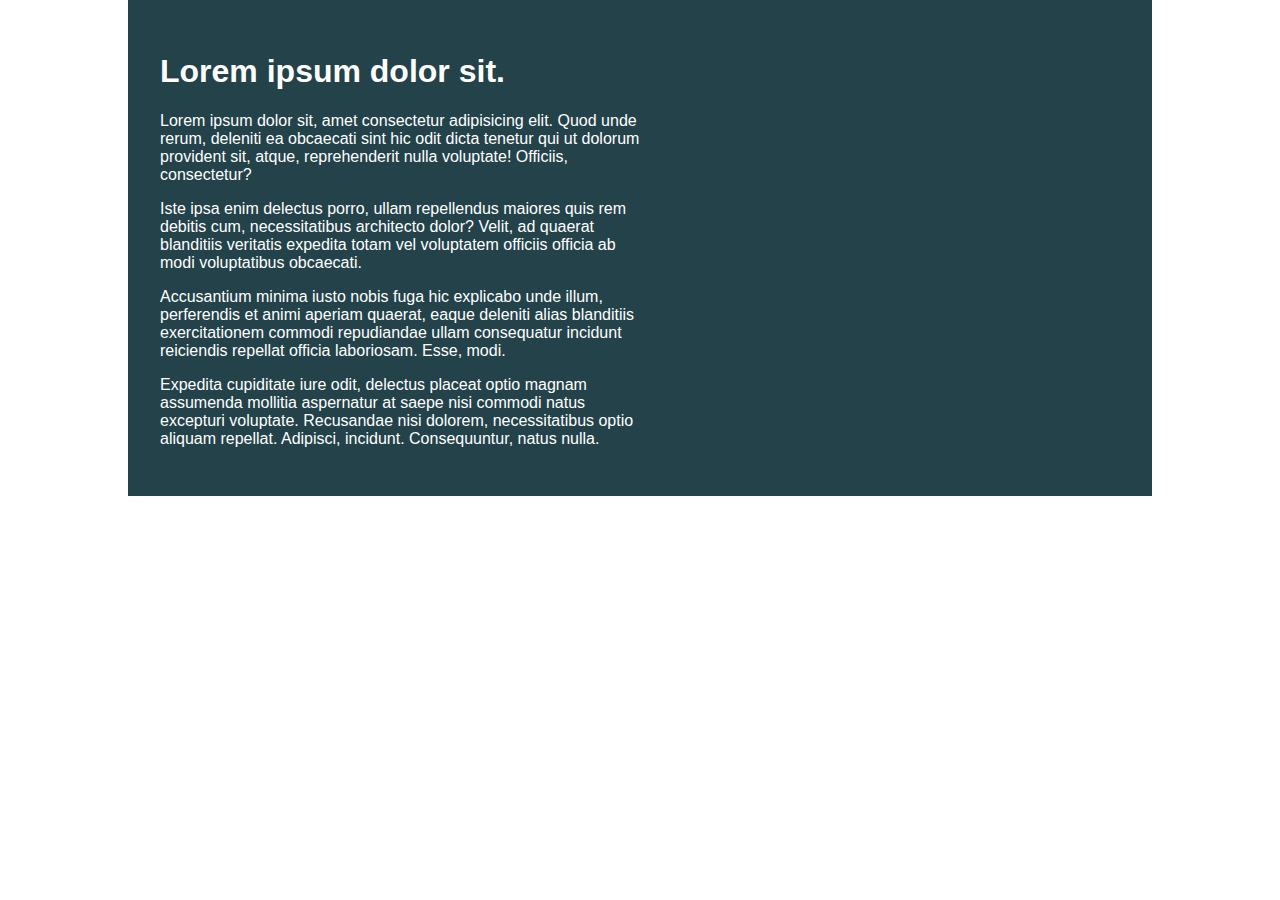
<file: challenge01-solution/index.html>
<!DOCTYPE html>
<html lang="en">
  <head>
    <meta charset="UTF-8" />
    <meta name="viewport" content="width=device-width, initial-scale=1.0" />
    <title>Day 01</title>

    <link rel="stylesheet" href="style.css" />
  </head>

  <body>
    <div class="container">
      <div class="intro-content">
        <h1>Lorem ipsum dolor sit.</h1>
        <p>
          Lorem ipsum dolor sit, amet consectetur adipisicing elit. Quod unde
          rerum, deleniti ea obcaecati sint hic odit dicta tenetur qui ut
          dolorum provident sit, atque, reprehenderit nulla voluptate! Officiis,
          consectetur?
        </p>
        <p>
          Iste ipsa enim delectus porro, ullam repellendus maiores quis rem
          debitis cum, necessitatibus architecto dolor? Velit, ad quaerat
          blanditiis veritatis expedita totam vel voluptatem officiis officia ab
          modi voluptatibus obcaecati.
        </p>
        <p>
          Accusantium minima iusto nobis fuga hic explicabo unde illum,
          perferendis et animi aperiam quaerat, eaque deleniti alias blanditiis
          exercitationem commodi repudiandae ullam consequatur incidunt
          reiciendis repellat officia laboriosam. Esse, modi.
        </p>
        <p>
          Expedita cupiditate iure odit, delectus placeat optio magnam assumenda
          mollitia aspernatur at saepe nisi commodi natus excepturi voluptate.
          Recusandae nisi dolorem, necessitatibus optio aliquam repellat.
          Adipisci, incidunt. Consequuntur, natus nulla.
        </p>
      </div>
    </div>
  </body>
</html>
</file>
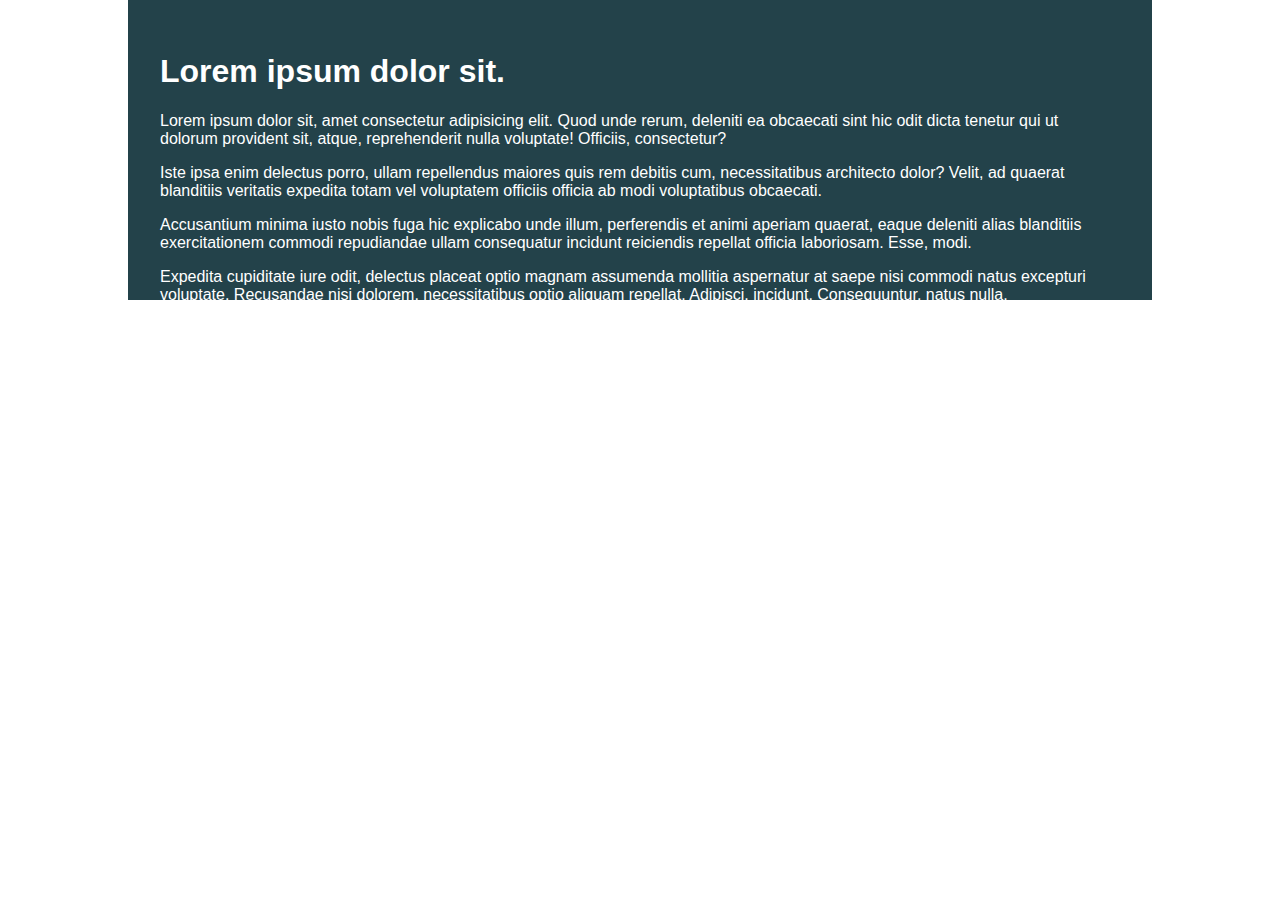
<file: challenge01/index.html>
<!DOCTYPE html>
<html lang="en">

<head>
    <meta charset="UTF-8">
    <meta name="viewport" content="width=device-width, initial-scale=1.0">
    <title>Day 01</title>

    <link rel="stylesheet" href="style.css">
</head>

<body>
    <div class="container">
        <div class="intro-content">
            <h1>Lorem ipsum dolor sit.</h1>
            <p>Lorem ipsum dolor sit, amet consectetur adipisicing elit. Quod unde rerum, deleniti ea obcaecati sint hic
                odit dicta tenetur qui ut dolorum provident sit, atque, reprehenderit nulla voluptate! Officiis,
                consectetur?</p>
            <p>Iste ipsa enim delectus porro, ullam repellendus maiores quis rem debitis cum, necessitatibus architecto
                dolor? Velit, ad quaerat blanditiis veritatis expedita totam vel voluptatem officiis officia ab modi
                voluptatibus obcaecati.</p>
            <p>Accusantium minima iusto nobis fuga hic explicabo unde illum, perferendis et animi aperiam quaerat, eaque
                deleniti alias blanditiis exercitationem commodi repudiandae ullam consequatur incidunt reiciendis
                repellat officia laboriosam. Esse, modi.</p>
            <p>Expedita cupiditate iure odit, delectus placeat optio magnam assumenda mollitia aspernatur at saepe nisi
                commodi natus excepturi voluptate. Recusandae nisi dolorem, necessitatibus optio aliquam repellat.
                Adipisci, incidunt. Consequuntur, natus nulla.</p>
        </div>
    </div>
</body>

</html>
</file>
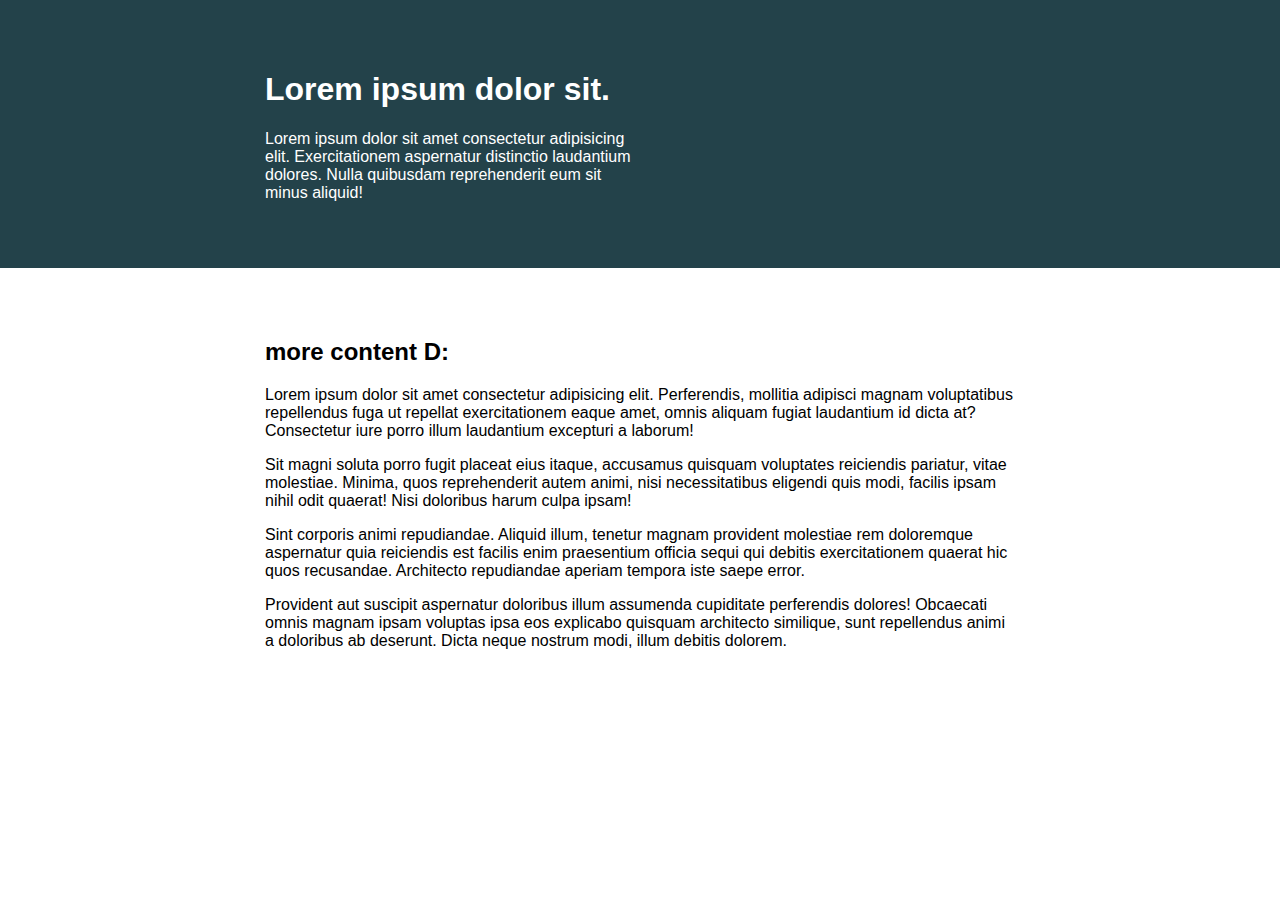
<file: challenge02-solution/index.html>
<!DOCTYPE html>
<html lang="en">
  <head>
    <meta charset="UTF-8" />
    <meta name="viewport" content="width=device-width, initial-scale=1.0" />
    <title>Day 01</title>

    <link rel="stylesheet" href="style.css" />
  </head>
  <body>
    <header>
      <div class="container">
        <div class="intro-content">
          <h1>Lorem ipsum dolor sit.</h1>
          <p>
            Lorem ipsum dolor sit amet consectetur adipisicing elit.
            Exercitationem aspernatur distinctio laudantium dolores. Nulla
            quibusdam reprehenderit eum sit minus aliquid!
          </p>
        </div>
      </div>
    </header>

    <main>
      <div class="container">
        <h2>more content D:</h2>
        <p>
          Lorem ipsum dolor sit amet consectetur adipisicing elit. Perferendis,
          mollitia adipisci magnam voluptatibus repellendus fuga ut repellat
          exercitationem eaque amet, omnis aliquam fugiat laudantium id dicta
          at? Consectetur iure porro illum laudantium excepturi a laborum!
        </p>
        <p>
          Sit magni soluta porro fugit placeat eius itaque, accusamus quisquam
          voluptates reiciendis pariatur, vitae molestiae. Minima, quos
          reprehenderit autem animi, nisi necessitatibus eligendi quis modi,
          facilis ipsam nihil odit quaerat! Nisi doloribus harum culpa ipsam!
        </p>
        <p>
          Sint corporis animi repudiandae. Aliquid illum, tenetur magnam
          provident molestiae rem doloremque aspernatur quia reiciendis est
          facilis enim praesentium officia sequi qui debitis exercitationem
          quaerat hic quos recusandae. Architecto repudiandae aperiam tempora
          iste saepe error.
        </p>
        <p>
          Provident aut suscipit aspernatur doloribus illum assumenda cupiditate
          perferendis dolores! Obcaecati omnis magnam ipsam voluptas ipsa eos
          explicabo quisquam architecto similique, sunt repellendus animi a
          doloribus ab deserunt. Dicta neque nostrum modi, illum debitis
          dolorem.
        </p>
      </div>
    </main>
  </body>
</html>
</file>
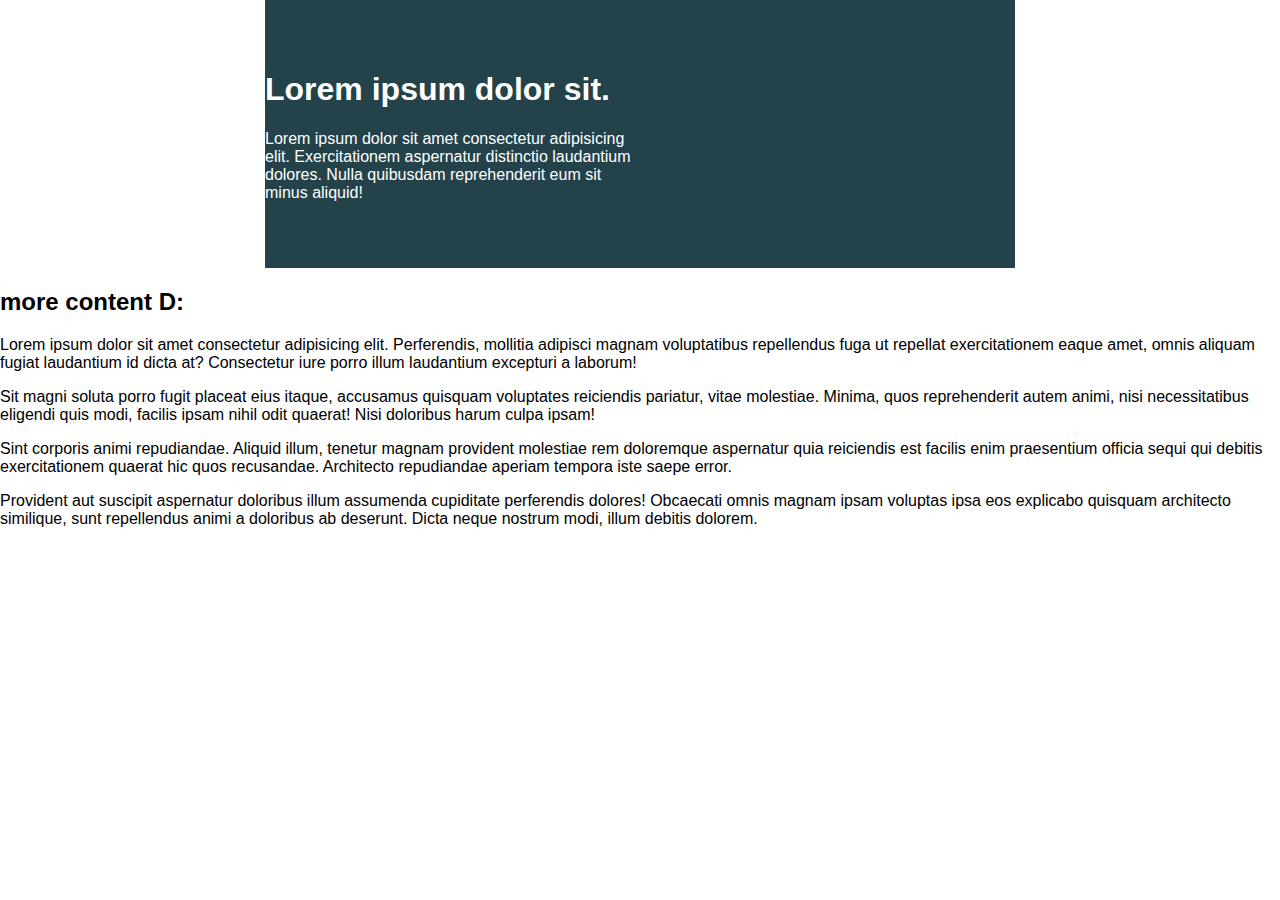
<file: challenge02/index.html>
<!DOCTYPE html>
<html lang="en">
<head> 
    <meta charset="UTF-8">
    <meta name="viewport" content="width=device-width, initial-scale=1.0">
    <title>Day 01</title>
 
    <link rel="stylesheet" href="style.css">
</head>
<body>

    <div class="container">
        <div class="intro-content">
            <h1>Lorem ipsum dolor sit.</h1>
            <p>Lorem ipsum dolor sit amet consectetur adipisicing elit. Exercitationem aspernatur distinctio laudantium dolores. Nulla quibusdam reprehenderit eum sit minus aliquid!</p>
        </div>
    </div>


    <h2>more content D:</h2>
    <p>Lorem ipsum dolor sit amet consectetur adipisicing elit. Perferendis, mollitia adipisci magnam voluptatibus repellendus fuga ut repellat exercitationem eaque amet, omnis aliquam fugiat laudantium id dicta at? Consectetur iure porro illum laudantium excepturi a laborum!</p>
    <p>Sit magni soluta porro fugit placeat eius itaque, accusamus quisquam voluptates reiciendis pariatur, vitae molestiae. Minima, quos reprehenderit autem animi, nisi necessitatibus eligendi quis modi, facilis ipsam nihil odit quaerat! Nisi doloribus harum culpa ipsam!</p>
    <p>Sint corporis animi repudiandae. Aliquid illum, tenetur magnam provident molestiae rem doloremque aspernatur quia reiciendis est facilis enim praesentium officia sequi qui debitis exercitationem quaerat hic quos recusandae. Architecto repudiandae aperiam tempora iste saepe error.</p>
    <p>Provident aut suscipit aspernatur doloribus illum assumenda cupiditate perferendis dolores! Obcaecati omnis magnam ipsam voluptas ipsa eos explicabo quisquam architecto similique, sunt repellendus animi a doloribus ab deserunt. Dicta neque nostrum modi, illum debitis dolorem.</p>


</body>
</html>
</file>
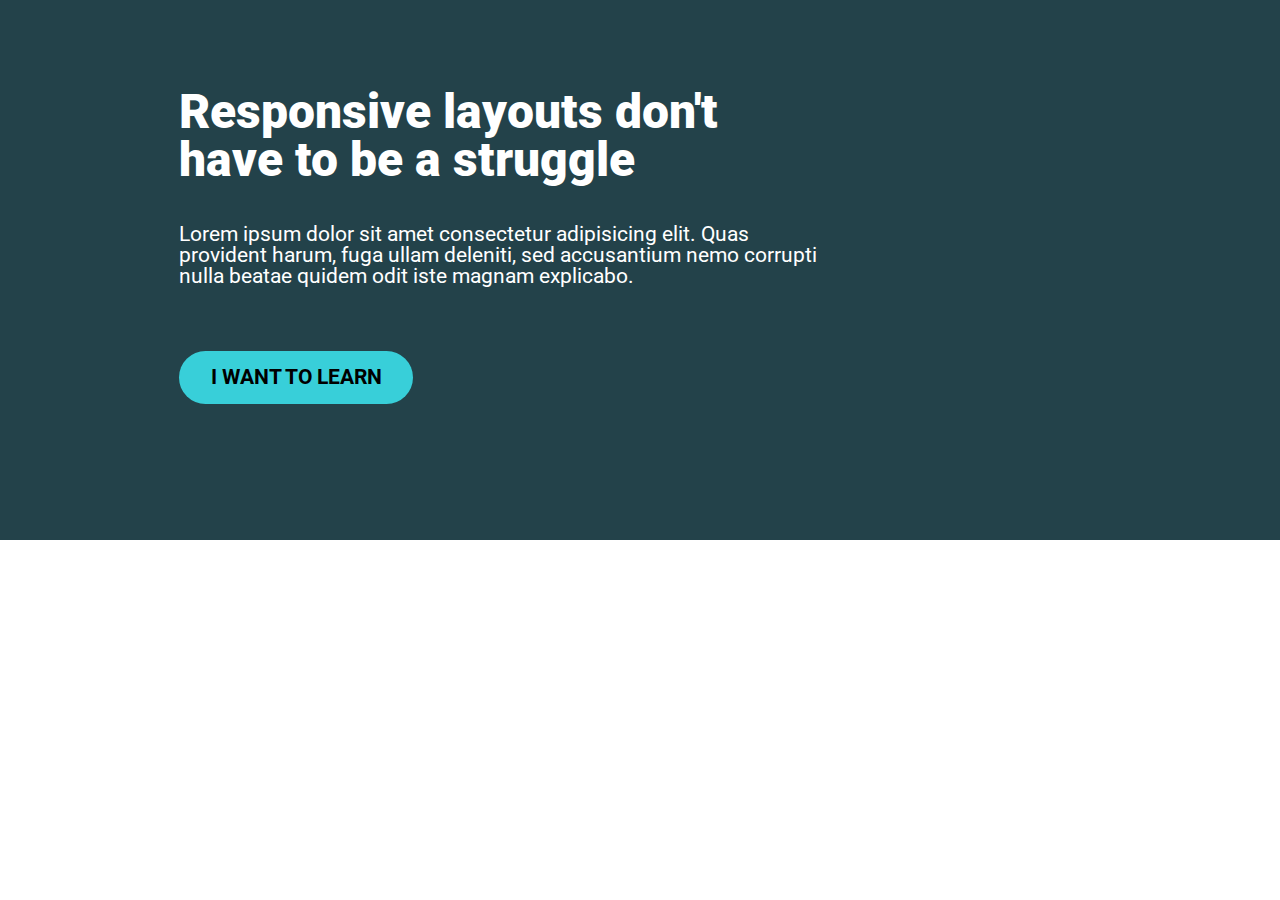
<file: challenge03-solution/index.html>
<!DOCTYPE html>
<html lang="en">
  <head>
    <meta charset="UTF-8" />
    <meta http-equiv="X-UA-Compatible" content="IE=edge" />
    <meta name="viewport" content="width=device-width, initial-scale=1.0" />
    <link rel="preconnect" href="https://fonts.googleapis.com" />
    <link rel="preconnect" href="https://fonts.gstatic.com" crossorigin />
    <link
      href="https://fonts.googleapis.com/css2?family=Roboto:wght@400;700;900&display=swap"
      rel="stylesheet"
    />
    <link rel="stylesheet" href="style.css" />
    <title>Document</title>
  </head>
  <body>
    <main>
      <div class="hero">
        <div class="container">
          <div class="hero-text">
            <h1 class="hero-heading">
              Responsive layouts don't have to be a struggle
            </h1>
            <p>
              Lorem ipsum dolor sit amet consectetur adipisicing elit. Quas
              provident harum, fuga ullam deleniti, sed accusantium nemo
              corrupti nulla beatae quidem odit iste magnam explicabo.
            </p>
            <a href="#" class="cta-btn">I Want To Learn</a>
          </div>
        </div>
      </div>
    </main>
  </body>
</html>
</file>
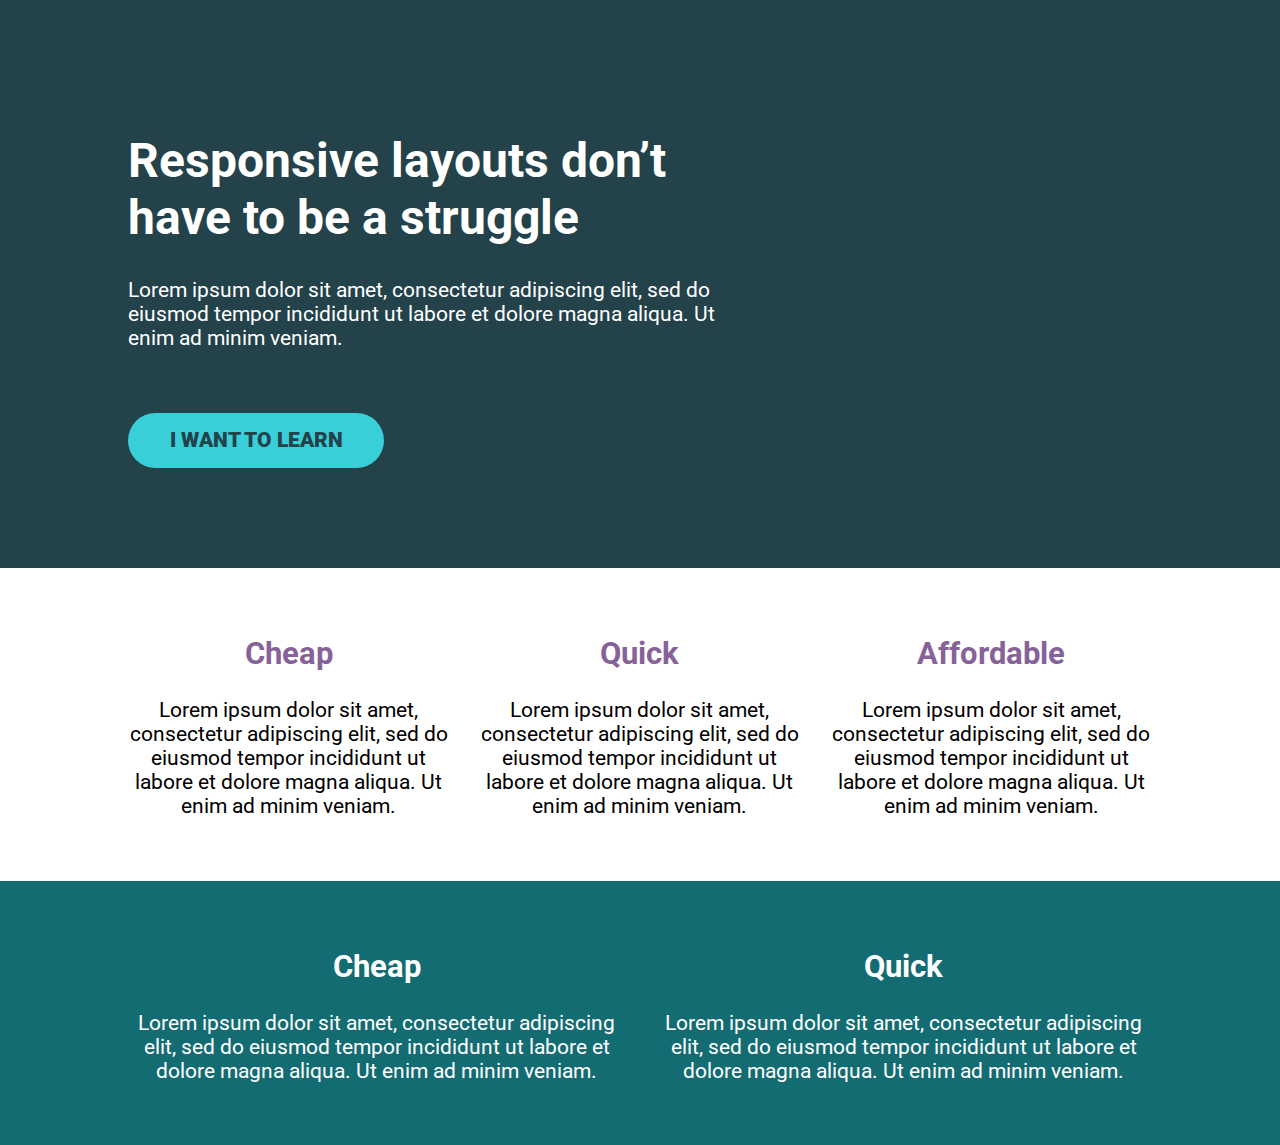
<file: challenge04-solution/index.html>
<!DOCTYPE html>
<html lang="en">
  <head>
    <meta charset="UTF-8" />
    <meta name="viewport" content="width=device-width, initial-scale=1.0" />
    <title>Challenge time!</title>
    <link
      href="https://fonts.googleapis.com/css2?family=Roboto:wght@400;900&display=swap"
      rel="stylesheet"
    />
    <link rel="stylesheet" href="style.css" />
  </head>
  <body>
    <div class="hero">
      <div class="container">
        <div class="hero__text">
          <h1>Responsive layouts don’t have to be a struggle</h1>
          <p>
            Lorem ipsum dolor sit amet, consectetur adipiscing elit, sed do
            eiusmod tempor incididunt ut labore et dolore magna aliqua. Ut enim
            ad minim veniam.
          </p>
          <a href="#" class="btn">I want to learn</a>
        </div>
      </div>
    </div>

    <section class="section-one">
      <div class="container">
        <div class="row">
          <div class="col">
            <h2>Cheap</h2>
            <p>
              Lorem ipsum dolor sit amet, consectetur adipiscing elit, sed do
              eiusmod tempor incididunt ut labore et dolore magna aliqua. Ut
              enim ad minim veniam.
            </p>
          </div>
          <div class="col">
            <h2>Quick</h2>
            <p>
              Lorem ipsum dolor sit amet, consectetur adipiscing elit, sed do
              eiusmod tempor incididunt ut labore et dolore magna aliqua. Ut
              enim ad minim veniam.
            </p>
          </div>
          <div class="col">
            <h2>Affordable</h2>
            <p>
              Lorem ipsum dolor sit amet, consectetur adipiscing elit, sed do
              eiusmod tempor incididunt ut labore et dolore magna aliqua. Ut
              enim ad minim veniam.
            </p>
          </div>
        </div>
      </div>
    </section>

    <section class="section-two">
      <div class="container">
        <div class="row">
          <div class="col">
            <h2>Cheap</h2>
            <p>
              Lorem ipsum dolor sit amet, consectetur adipiscing elit, sed do
              eiusmod tempor incididunt ut labore et dolore magna aliqua. Ut
              enim ad minim veniam.
            </p>
          </div>
          <div class="col">
            <h2>Quick</h2>
            <p>
              Lorem ipsum dolor sit amet, consectetur adipiscing elit, sed do
              eiusmod tempor incididunt ut labore et dolore magna aliqua. Ut
              enim ad minim veniam.
            </p>
          </div>
        </div>
      </div>
    </section>
  </body>
</html>
</file>
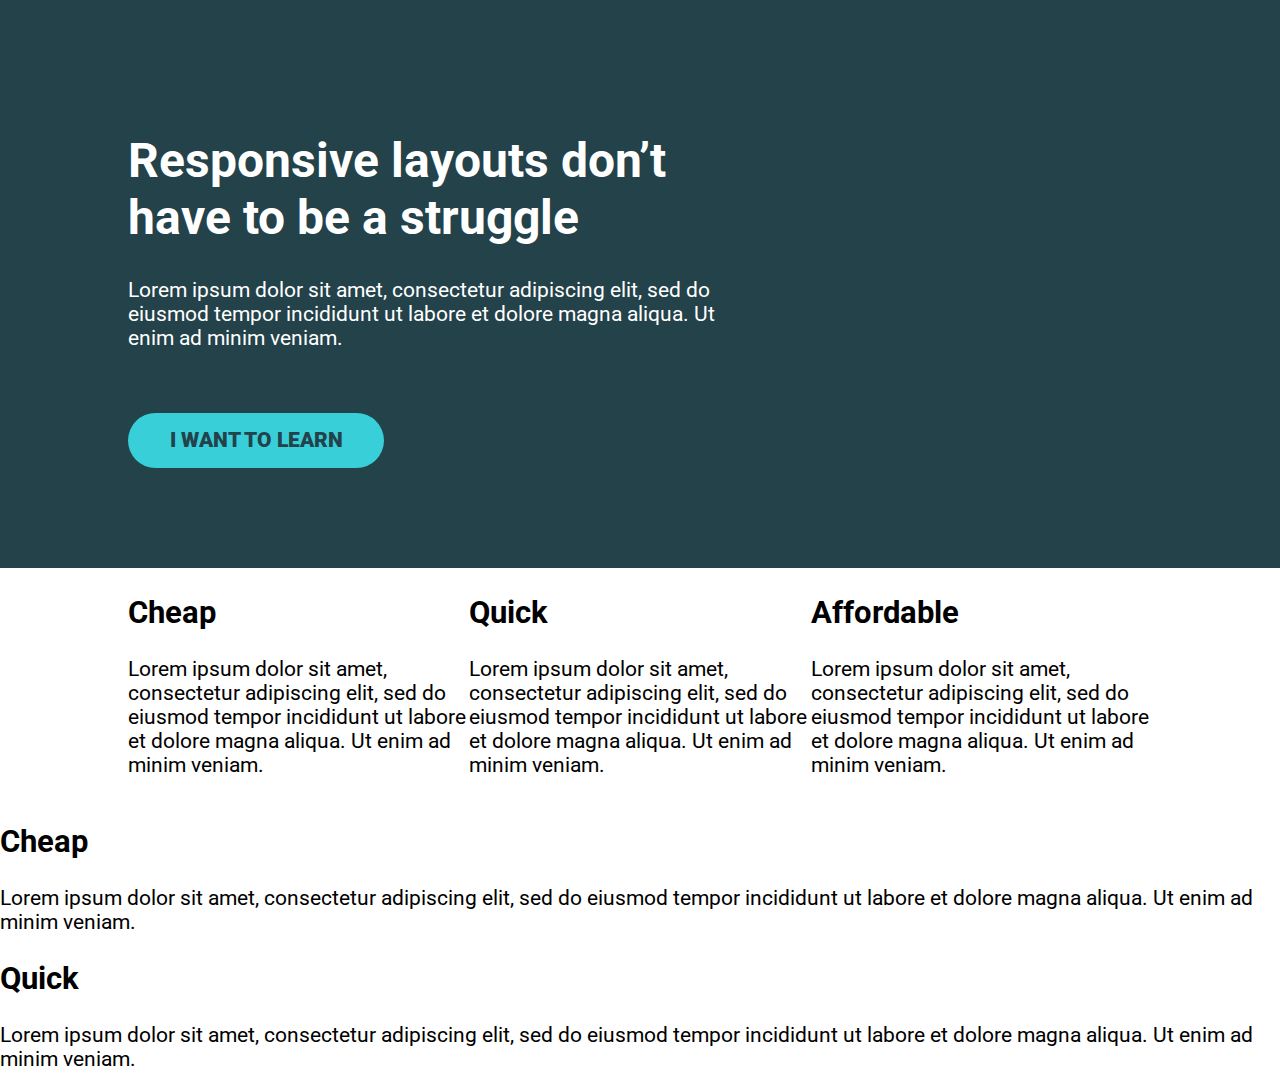
<file: challenge04/index.html>
<!DOCTYPE html>
<html lang="en">
<head>
    <meta charset="UTF-8">
    <meta name="viewport" content="width=device-width, initial-scale=1.0">
    <title>Challenge time!</title>
    <link href="https://fonts.googleapis.com/css2?family=Roboto:wght@400;900&display=swap" rel="stylesheet"> 
    <link rel="stylesheet" href="style.css">
</head>
<body>
    <div class="hero">
        <div class="container">
            <div class="hero__text">
                <h1>Responsive layouts don’t have to be a struggle</h1>
                <p>Lorem ipsum dolor sit amet, consectetur adipiscing elit, sed do eiusmod tempor incididunt ut labore et dolore magna aliqua. Ut enim ad minim veniam.</p>
                <a href="#" class="btn">I want to learn</a>
            </div>
        </div>
    </div>
    <div class="container">
        <div class="row">
            <div class="col">
                <h2>Cheap</h2>
                <p>Lorem ipsum dolor sit amet, consectetur adipiscing elit, sed do eiusmod tempor incididunt ut labore et dolore magna aliqua. Ut enim ad minim veniam.</p>
            </div>
            <div class="col">
                <h2>Quick</h2>
                <p>Lorem ipsum dolor sit amet, consectetur adipiscing elit, sed do eiusmod tempor incididunt ut labore et dolore magna aliqua. Ut enim ad minim veniam.</p>
            </div>
            <div class="col">
                <h2>Affordable</h2>
                <p>Lorem ipsum dolor sit amet, consectetur adipiscing elit, sed do eiusmod tempor incididunt ut labore et dolore magna aliqua. Ut enim ad minim veniam.</p>
            </div>
        </div>
    </div>


    <div class="col">
        <h2>Cheap</h2>
        <p>Lorem ipsum dolor sit amet, consectetur adipiscing elit, sed do eiusmod tempor incididunt ut labore et dolore magna aliqua. Ut enim ad minim veniam.</p>
    </div>
    <div class="col">
        <h2>Quick</h2>
        <p>Lorem ipsum dolor sit amet, consectetur adipiscing elit, sed do eiusmod tempor incididunt ut labore et dolore magna aliqua. Ut enim ad minim veniam.</p>
    </div>


</body>
</html>
</file>
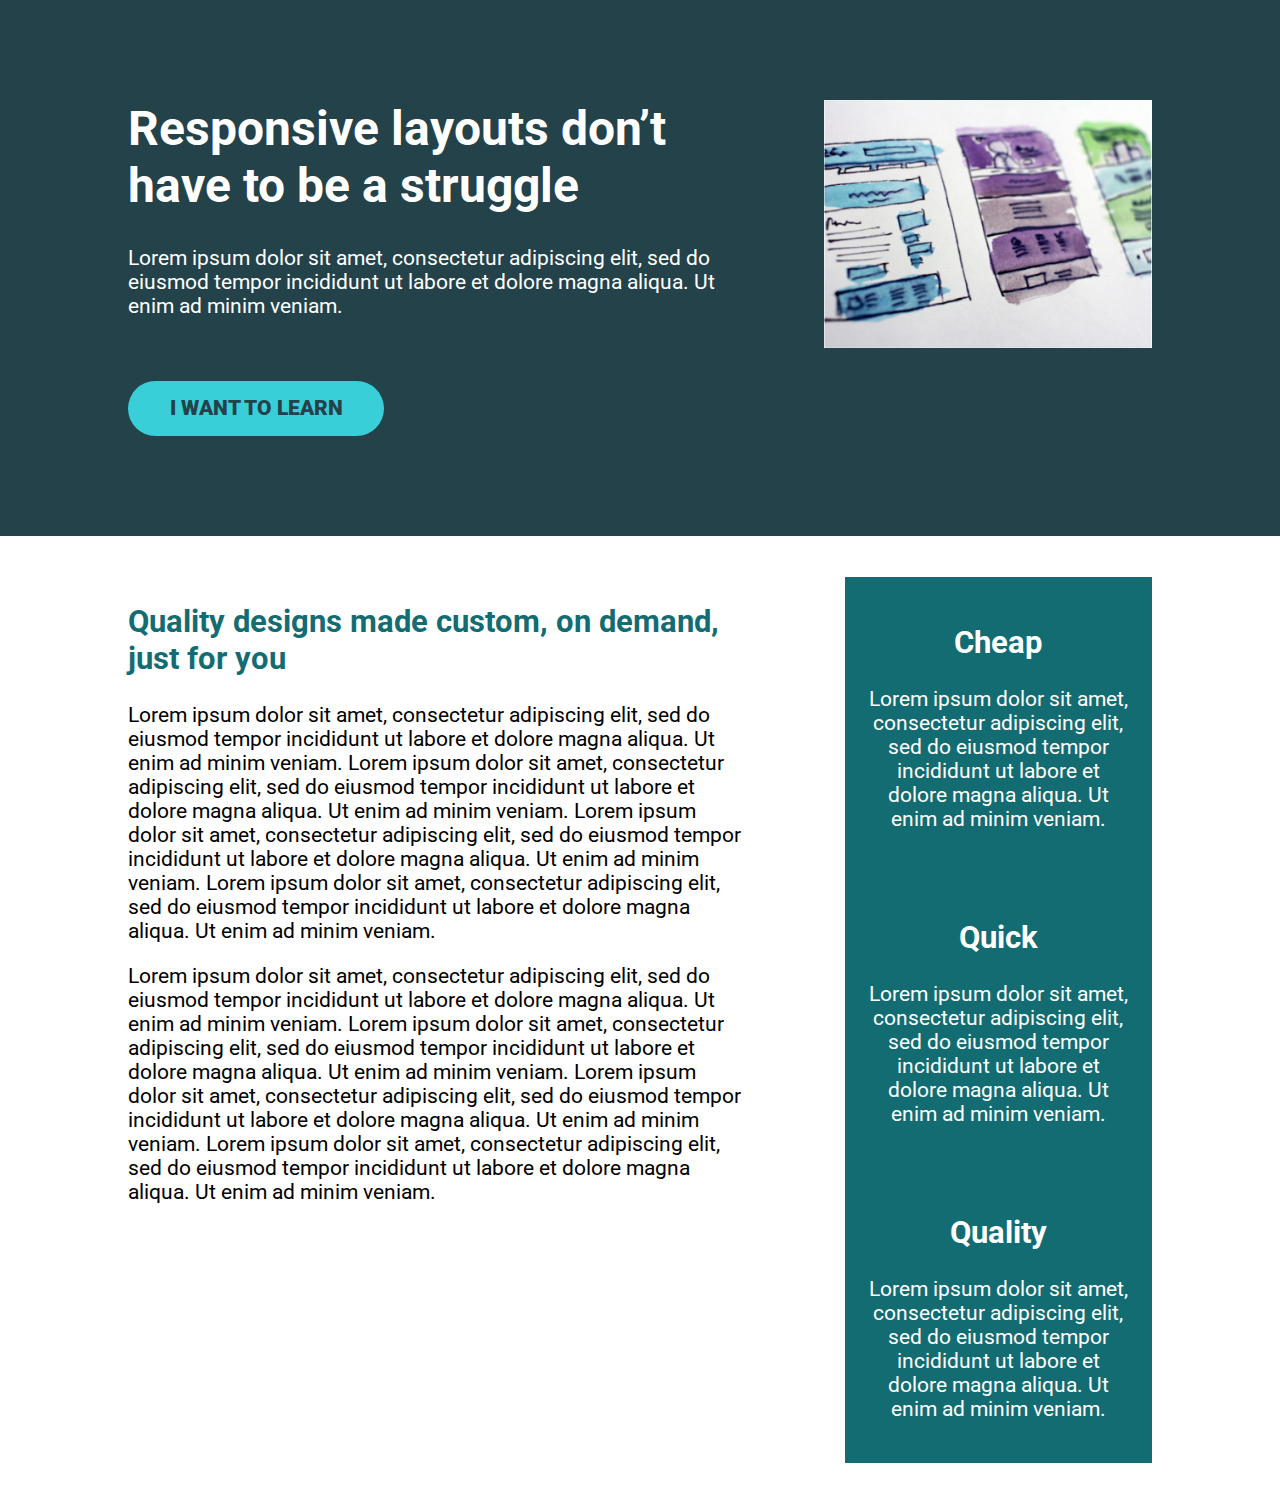
<file: challenge05-solution/index.html>
<!DOCTYPE html>
<html lang="en">
  <head>
    <meta charset="UTF-8" />
    <meta name="viewport" content="width=device-width, initial-scale=1.0" />
    <title>Conquering Rsponsive Layouts</title>
    <link
      href="https://fonts.googleapis.com/css2?family=Roboto:wght@400;900&display=swap"
      rel="stylesheet"
    />
    <link rel="stylesheet" href="style.css" />
  </head>
  <body>
    <div class="hero">
      <div class="container row">
        <div class="hero__text">
          <h1>Responsive layouts don’t have to be a struggle</h1>
          <p>
            Lorem ipsum dolor sit amet, consectetur adipiscing elit, sed do
            eiusmod tempor incididunt ut labore et dolore magna aliqua. Ut enim
            ad minim veniam.
          </p>
          <a href="#" class="btn">I want to learn</a>
        </div>
        <div class="hero__img">
          <img src="img/hero-img.jpg" />
        </div>
      </div>
    </div>
    <main class="main">
      <div class="container row">
        <section class="main-content">
          <h2>Quality designs made custom, on demand, just for you</h2>
          <p>
            Lorem ipsum dolor sit amet, consectetur adipiscing elit, sed do
            eiusmod tempor incididunt ut labore et dolore magna aliqua. Ut enim
            ad minim veniam. Lorem ipsum dolor sit amet, consectetur adipiscing
            elit, sed do eiusmod tempor incididunt ut labore et dolore magna
            aliqua. Ut enim ad minim veniam. Lorem ipsum dolor sit amet,
            consectetur adipiscing elit, sed do eiusmod tempor incididunt ut
            labore et dolore magna aliqua. Ut enim ad minim veniam. Lorem ipsum
            dolor sit amet, consectetur adipiscing elit, sed do eiusmod tempor
            incididunt ut labore et dolore magna aliqua. Ut enim ad minim
            veniam.
          </p>
          <p>
            Lorem ipsum dolor sit amet, consectetur adipiscing elit, sed do
            eiusmod tempor incididunt ut labore et dolore magna aliqua. Ut enim
            ad minim veniam. Lorem ipsum dolor sit amet, consectetur adipiscing
            elit, sed do eiusmod tempor incididunt ut labore et dolore magna
            aliqua. Ut enim ad minim veniam. Lorem ipsum dolor sit amet,
            consectetur adipiscing elit, sed do eiusmod tempor incididunt ut
            labore et dolore magna aliqua. Ut enim ad minim veniam. Lorem ipsum
            dolor sit amet, consectetur adipiscing elit, sed do eiusmod tempor
            incididunt ut labore et dolore magna aliqua. Ut enim ad minim
            veniam.
          </p>
        </section>
        <aside class="sidebar">
          <div class="benefit">
            <h2>Cheap</h2>
            <p>
              Lorem ipsum dolor sit amet, consectetur adipiscing elit, sed do
              eiusmod tempor incididunt ut labore et dolore magna aliqua. Ut
              enim ad minim veniam.
            </p>
          </div>
          <div class="benefit">
            <h2>Quick</h2>
            <p>
              Lorem ipsum dolor sit amet, consectetur adipiscing elit, sed do
              eiusmod tempor incididunt ut labore et dolore magna aliqua. Ut
              enim ad minim veniam.
            </p>
          </div>
          <div class="benefit">
            <h2>Quality</h2>
            <p>
              Lorem ipsum dolor sit amet, consectetur adipiscing elit, sed do
              eiusmod tempor incididunt ut labore et dolore magna aliqua. Ut
              enim ad minim veniam.
            </p>
          </div>
        </aside>
      </div>
    </main>
  </body>
</html>
</file>
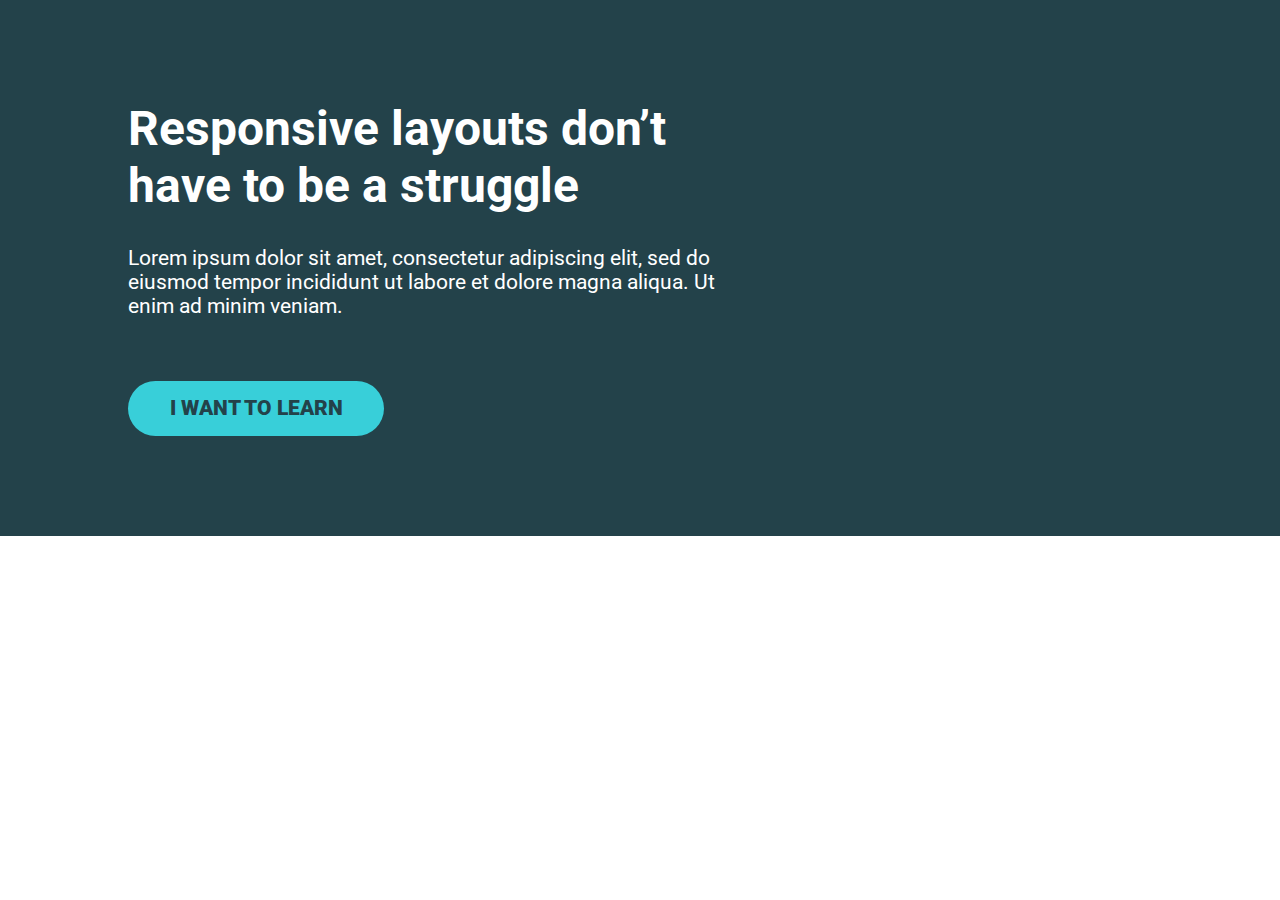
<file: challenge05/index.html>
<!DOCTYPE html>
<html lang="en">
<head>
    <meta charset="UTF-8">
    <meta name="viewport" content="width=device-width, initial-scale=1.0">
    <title>Conquering Rsponsive Layouts</title>
    <link href="https://fonts.googleapis.com/css2?family=Roboto:wght@400;900&display=swap" rel="stylesheet"> 
    <link rel="stylesheet" href="style.css">
</head>
<body>
    <div class="hero">
        <div class="container row">
            <div class="hero__text">
                <h1>Responsive layouts don’t have to be a struggle</h1>
                <p>Lorem ipsum dolor sit amet, consectetur adipiscing elit, sed do eiusmod tempor incididunt ut labore et dolore magna aliqua. Ut enim ad minim veniam.</p>
                <a href="#" class="btn">I want to learn</a>
            </div>
        </div>
    </div> 

    

</body>
</html>
</file>
<file: challenge01-solution/style.css>
/* INSTRUCTIONS
 *
 * 1) Limit the total width of
 *    the .intro-conent to about half
 *    of it's parent
 *
 * 2) Stop the text from overflowing
 *    out the bottom at small screen
 *    widths
 *
 * You may modify the HTML if needed
 *
 */

* {
  box-sizing: border-box;
}

body {
  margin: 0;
  font-family: sans-serif;
}

.container {
  background: #23424a;
  color: white;

  width: 80%;
  margin: 0 auto;

  padding: 2em;
  min-height: 300px;
}

.intro-content {
  width: 50%;
}
</file>
<file: challenge01/style.css>
/* INSTRUCTIONS
 *
 * 1) Limit the total width of
 *    the .intro-conent to about half
 *    of it's parent
 *
 * 2) Stop the text from overflowing
 *    out the bottom at small screen
 *    widths
 *
 * You may modify the HTML if needed
 *
 */

* {
  box-sizing: border-box;
}

body {
  margin: 0;
  font-family: sans-serif;
}

.container {
  background: #23424a;
  color: white;

  width: 80%;
  margin: 0 auto;

  padding: 2em;
  height: 300px;
}
</file>
<file: challenge02-solution/style.css>
/* INSTRUCTIONS
 *
 * 1) Keep the text inside .intro-content
 *    in the same place, but have the background
 *    extend from one side of the viewport
 *    to the other, no matter how wide or narrow
 *    the browser is.
 *
 * 2) Limit the maximum width of the text in the
 *    bottom area.
 *
 * You may modify the HTML if needed
 * (you probably should for this challenge)
 *
 */

* {
  box-sizing: border-box;
}

body {
  margin: 0;
  font-family: sans-serif;
}

header {
  background: #23424a;
  color: white;
}

.container {
  width: 80%;
  max-width: 750px;
  margin: 0 auto;
  padding: 50px 0;
}

.intro-content {
  width: 50%;
}
</file>
<file: challenge02/style.css>
/* INSTRUCTIONS
 *
 * 1) Keep the text inside .intro-content
 *    in the same place, but have the background
 *    extend from one side of the viewport
 *    to the other, no matter how wide or narrow
 *    the browser is.
 *
 * 2) Limit the maximum width of the text in the
 *    bottom area.
 *
 * You may modify the HTML if needed
 * (you probably should for this challenge)
 *
 */

* {
  box-sizing: border-box;
}

body {
  margin: 0;
  font-family: sans-serif;
}

.container {
  width: 80%;
  max-width: 750px;
  margin: 0 auto;
  background: #23424a;
  color: white;
  padding: 50px 0;
}

.intro-content {
  width: 50%;
}
</file>
<file: challenge03-solution/style.css>
* {
  margin: 0;
  padding: 0;
  box-sizing: border-box;
}

html {
  height: 100%;
}

body {
  min-height: 100%;
  line-height: 1;
  font-family: "Roboto", sans-serif;
}

:root {
  --light: #fff;
  --dark: #000;
  --primary: #23424a;
  --secondary: #136c72;
  --tertiary: #38cfd9;
}

.container {
  width: 80%;
  max-width: 1100px;
  margin: 0 auto;
}

.hero {
  background-color: var(--primary);
  color: var(--light);
  min-height: 60vh;
  padding: 4rem;
}

.hero-text {
  width: 70%;
}

.hero-heading {
  font-size: 48px;
  font-weight: 900;
  padding: 0.5em 0;
}

.hero p {
  font-size: 21px;
  font-weight: 400;
  padding: 1rem 0 4rem;
}

.cta-btn {
  background-color: var(--tertiary);
  border-radius: 31.5px;
  color: var(--dark);
  display: inline-block;
  font-size: 21px;
  font-weight: 700;
  padding: 0.75em 1.5em;
  text-transform: uppercase;
  text-decoration: none;
}

.cta-btn:hover,
.cta-btn:focus {
  opacity: 0.75;
  transition: 0.25s;
}
</file>
<file: challenge04-solution/style.css>
/* 
////// For this challenge ///////

- You will have to modify the HTML

- You can add new classes in the HTML
  if you need to

// Requirements
1. The headings in the first row must be
   a different color
2. The two .col at the bottom must go next
   to one another
3. The section at the bottom should have
   a dark background color and a different
   color of text
4. I've removed the "gap" that I created,
   so you'll have to add it back in

   */

*,
*::before,
*::after {
  box-sizing: border-box;
}

body {
  margin: 0;
  font-family: "Roboto", sans-serif;
  font-size: 1.3rem;
}

:root {
  --light: #fff;
  --dark: #000;
  --primary: #23424a;
  --secondary: #136c72;
  --tertiary: #38cfd9;
  --grey: #3a3a3a;
  --purple: #87629a;
}

h1 {
  font-size: 3rem;
}

.container {
  width: 80%;
  max-width: 1100px;
  margin: 0 auto;
}

.row {
  /* display: flex => flex container */
  display: flex;

  /* can't use yet */
  /* gap: 100px; */
}

.col {
  /* these are now flex items */
  width: 100%;
}

.col + .col {
  margin-left: 30px;
}

.hero {
  padding: 100px 0;
  background-color: #23424a;
  color: #fff;
}

.hero__text {
  width: 60%;
}

.hero p {
  margin-bottom: 3em;
}

.section-one {
  padding: 2em 0;
  text-align: center;
}

.section-one h2 {
  color: var(--purple);
}

.section-two {
  color: var(--light);
  background-color: var(--secondary);
  padding: 2em 0;
  text-align: center;
}

.btn {
  display: inline-block;
  text-decoration: none;
  text-transform: uppercase;
  color: #23424a;
  font-weight: 900;
  background-color: #38cfd9;
  padding: 0.75em 2em;
  border-radius: 100px;
}

.btn:hover,
.btn:focus {
  opacity: 0.75;
}
</file>
<file: challenge04/style.css>
/* 
////// For this challenge ///////

- You will have to modify the HTML

- You can add new classes in the HTML
  if you need to

// Requirements
1. The headings in the first row must be
   a different color
2. The two .col at the bottom must go next
   to one another
3. The section at the bottom should have
   a dark background color and a different
   color of text
4. I've removed the "gap" that I created,
   so you'll have to add it back in

   */

*, *::before, *::after {
    box-sizing: border-box;
}

body {
    margin: 0;
    font-family: 'Roboto', sans-serif;
    font-size: 1.3rem;
}

h1 {
    font-size: 3rem;
}

.container {
    width: 80%;
    max-width: 1100px;
    margin: 0 auto;
}

.row {
    /* display: flex => flex container */
    display: flex;

    /* can't use yet */
    /* gap: 100px; */
}

.col {
    /* these are now flex items */
    width: 100%;
}

.hero {
    padding: 100px 0;
    background-color: #23424A;
    color: #FFF;
}

.hero__text {
    width: 60%;
}

.hero p {
    margin-bottom: 3em;
}

.btn {
    display: inline-block;
    text-decoration: none;
    text-transform: uppercase; 
    color: #23424A;
    font-weight: 900;
    background-color: #38CFD9;
    padding: .75em 2em;
    border-radius: 100px;
}

.btn:hover,
.btn:focus {
    opacity: .75; 
}
</file>
<file: challenge05-solution/style.css>
/* 
////// For this challenge ///////

- All text is in the text.md file

// Requirements
1. Refer to the design specs for the
   overall layout 
2. The image should line up with
   the sidebar in the section
   below

*/

*,
*::before,
*::after {
  box-sizing: border-box;
}

body {
  margin: 0;
  font-family: "Roboto", sans-serif;
  font-size: 1.3rem;
}

:root {
  --light: #fff;
  --dark: #000;
  --primary: #23424a;
  --secondary: #136c72;
  --tertiary: #38cfd9;
  --grey: #3a3a3a;
  --purple: #87629a;
}

img {
  max-width: 100%;
}

h1 {
  font-size: 3rem;
  margin-top: 0;
}

.container {
  width: 80%;
  max-width: 1100px;
  margin: 0 auto;
}

.row {
  /* display: flex => flex container */
  display: flex;
  justify-content: space-between;

  /* can't use yet */
  /* gap: 100px; */
}

.col {
  /* these are now flex items */
  width: 100%;
}

.col + .col {
  margin-left: 30px;
}

.hero {
  padding: 100px 0;
  background-color: #23424a;
  color: #fff;
}

.hero__text {
  width: 62%;
}

.hero__img {
  width: 32%;
  align-self: flex-start;
}

.hero p {
  margin-bottom: 3em;
}

.main {
  margin: 2em 0;
}

.btn {
  display: inline-block;
  text-decoration: none;
  text-transform: uppercase;
  color: #23424a;
  font-weight: 900;
  background-color: #38cfd9;
  padding: 0.75em 2em;
  border-radius: 100px;
}

.btn:hover,
.btn:focus {
  opacity: 0.75;
}

.main-content {
  width: 60%;
}

.main-content h2 {
  color: var(--secondary);
}

.sidebar {
  background-color: var(--secondary);
  color: var(--light);
  width: 30%;
  text-align: center;
}

.benefit {
  padding: 1em;
}
</file>
<file: challenge05/style.css>
/* 
////// For this challenge ///////

- All text is in the text.md file

// Requirements
1. Refer to the design specs for the
   overall layout 
2. The image should line up with
   the sidebar in the section
   below

*/

*, *::before, *::after {
    box-sizing: border-box;
}

body {
    margin: 0;
    font-family: 'Roboto', sans-serif;
    font-size: 1.3rem;
}

img {
    max-width: 100%;
}

h1 {
    font-size: 3rem;
    margin-top: 0;
}

.container {
    width: 80%;
    max-width: 1100px;
    margin: 0 auto;
}

.row {
    /* display: flex => flex container */
    display: flex;
    justify-content: space-between;
    
    /* can't use yet */
    /* gap: 100px; */
}

.col {
    /* these are now flex items */
    width: 100%;
}

.col + .col {
    margin-left: 30px;
}

.hero {
    padding: 100px 0;
    background-color: #23424A;
    color: #FFF;
}

.hero__text { 
    width: 62%;
}

.hero__img {
    width: 32%;
    align-self: flex-start;
}

.hero p {
    margin-bottom: 3em;
}

.btn {
    display: inline-block;
    text-decoration: none;
    text-transform: uppercase; 
    color: #23424A;
    font-weight: 900;
    background-color: #38CFD9;
    padding: .75em 2em;
    border-radius: 100px;
}

.btn:hover,
.btn:focus {
    opacity: .75; 
}
</file>
